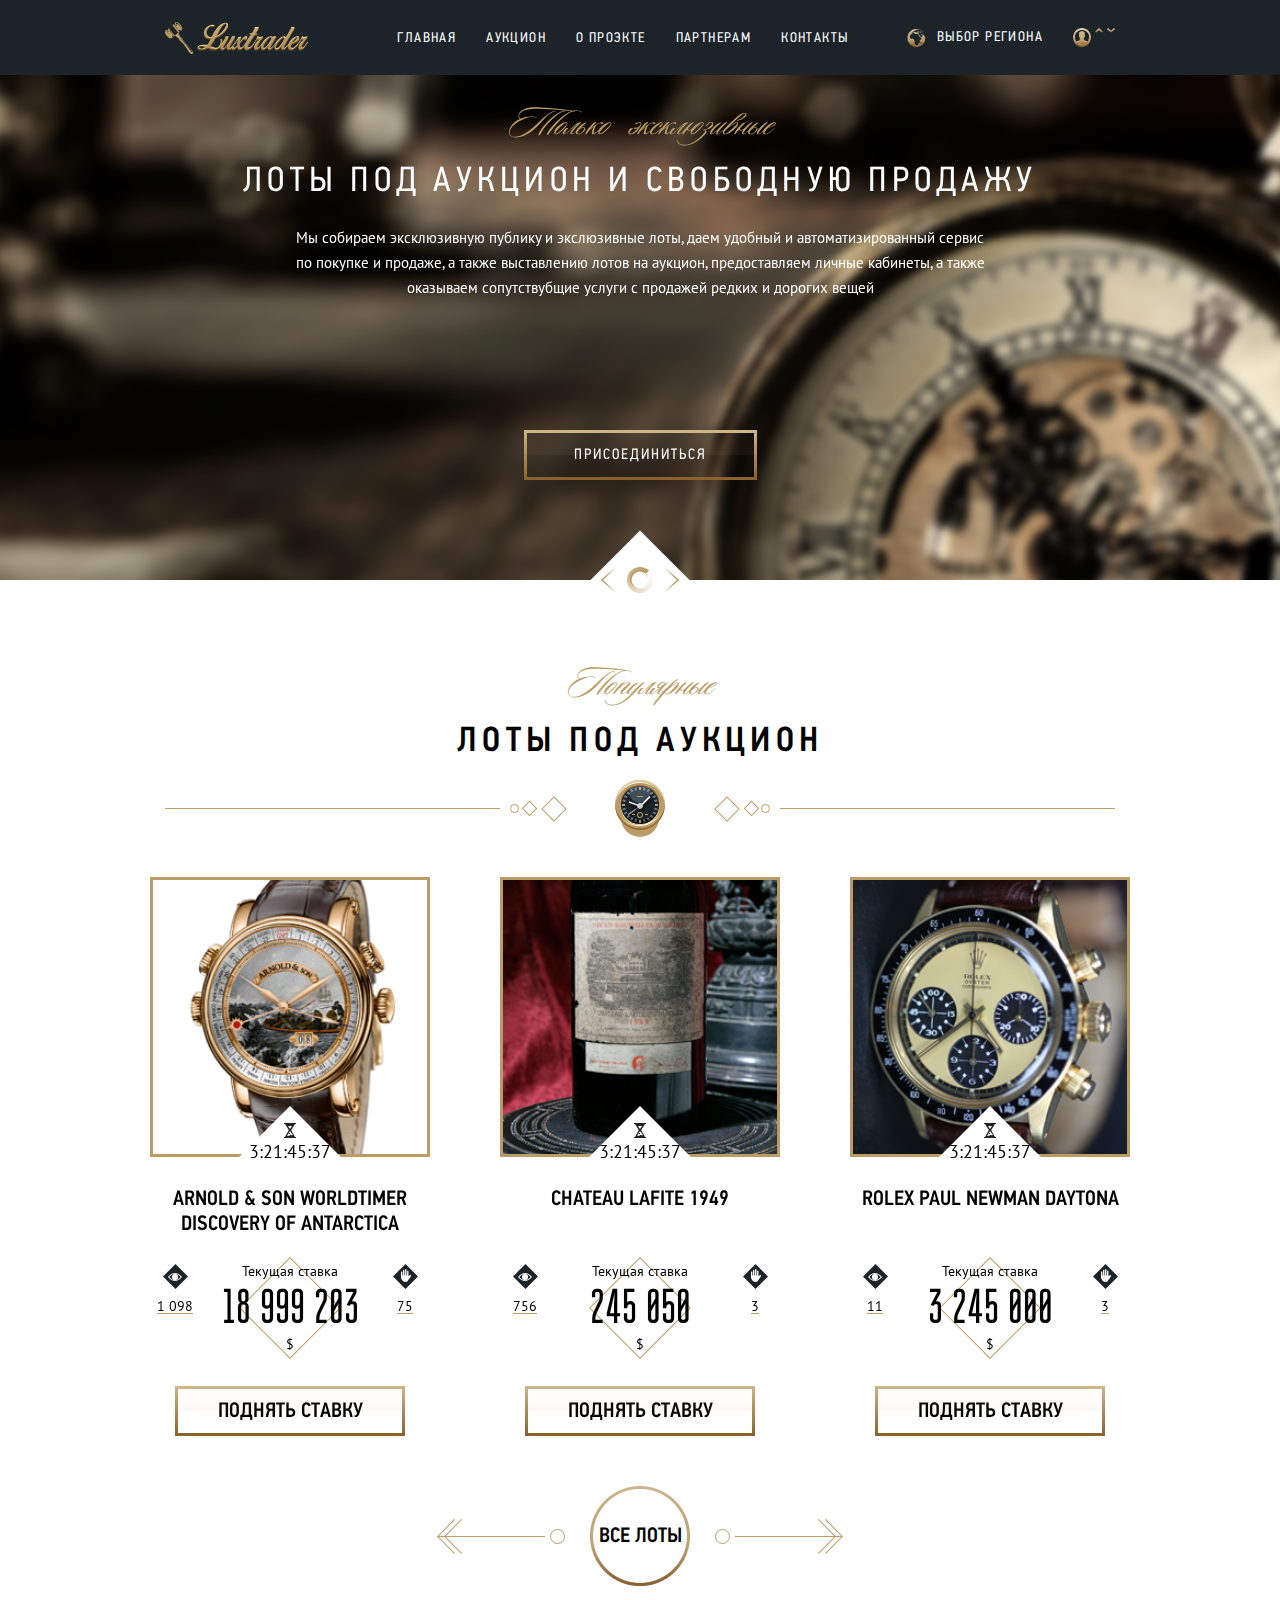
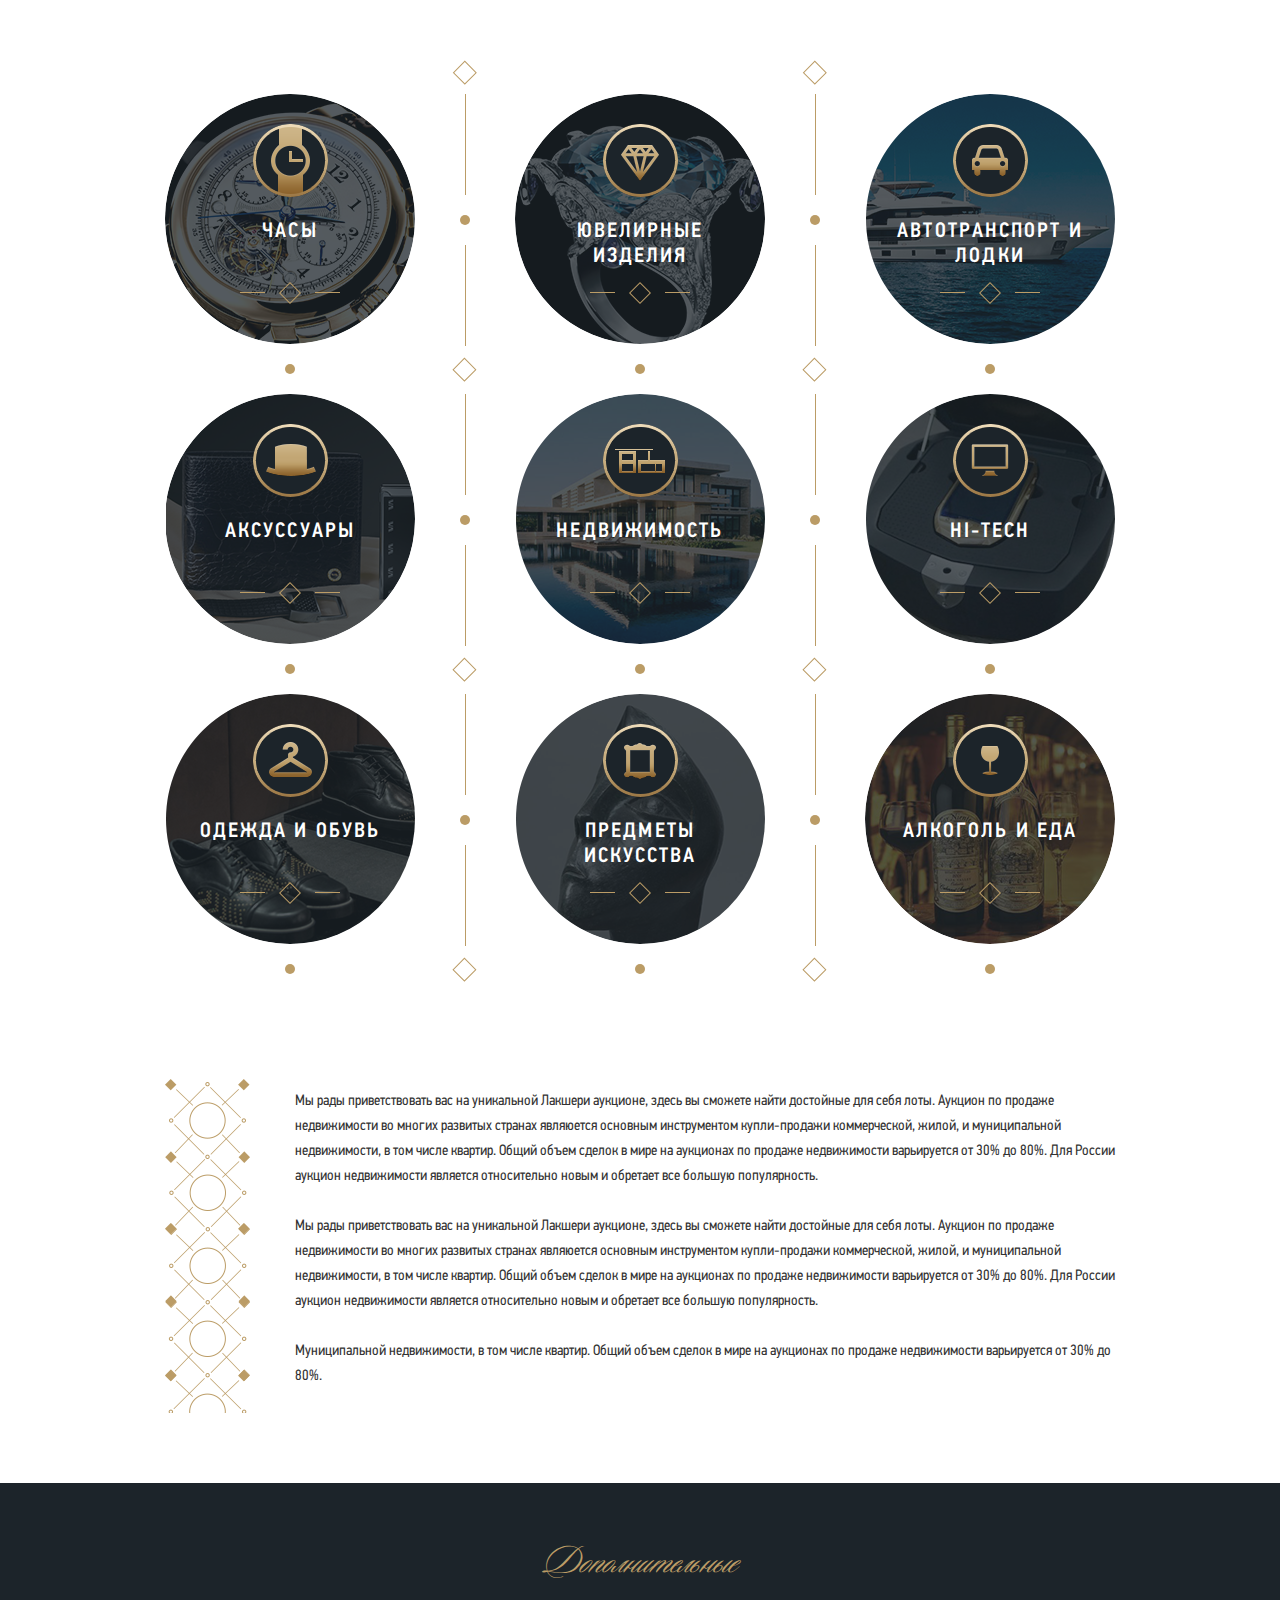
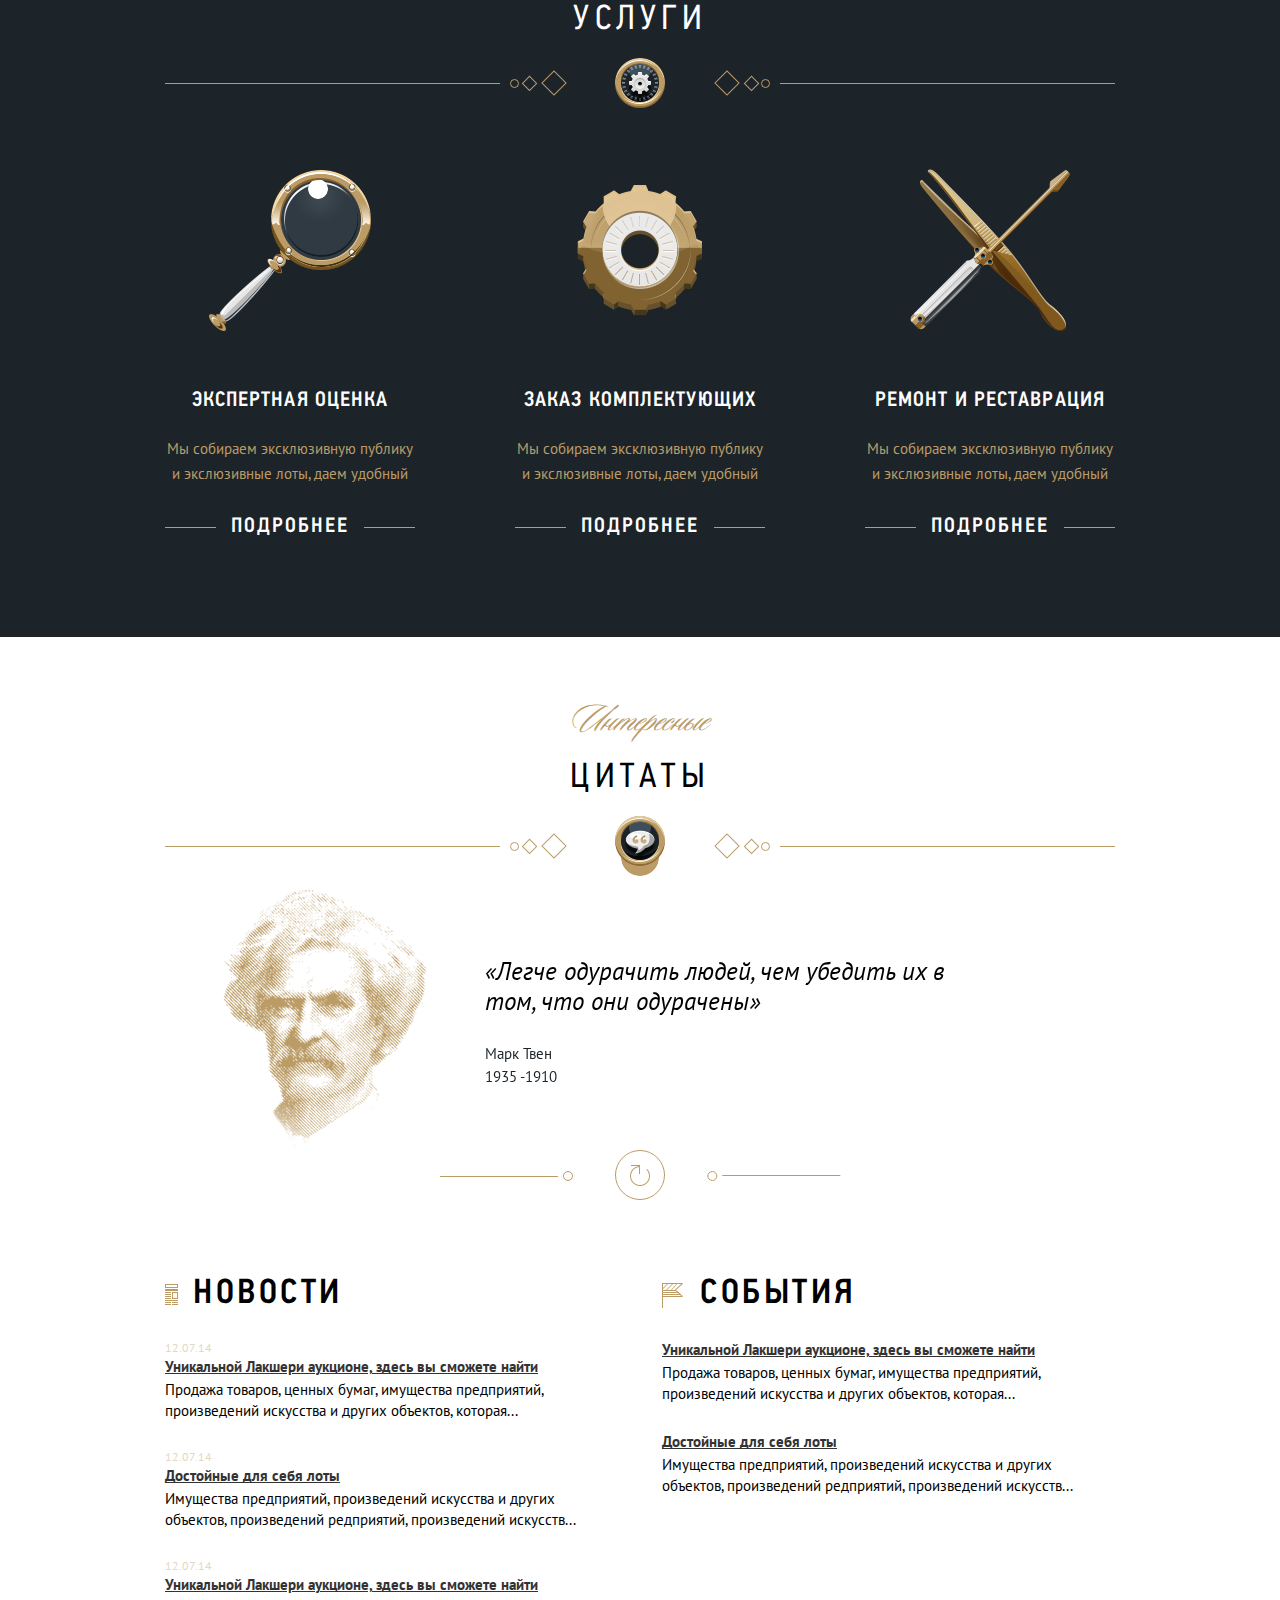
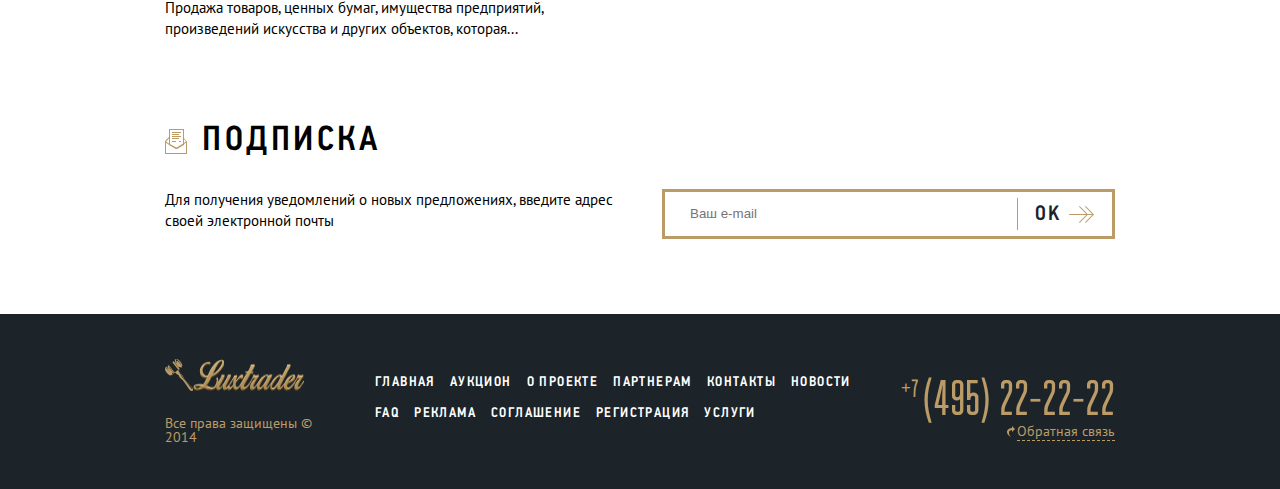
<file: project3/index.html>
<!DOCTYPE html>
<html lang="en">
<head>
	<meta charset="UTF-8">
	<meta name="viewport" content="width=device-width">
	<title>Document</title>
	<link rel="stylesheet" href="css/style.css">
</head>
<body>
	<div class="wrapper">
<header class="header">
	<div class="header__container _container">
		<div class=" icon-menu">
				<span></span>
				<span></span>
				<span></span>
			</div>
		<a href="" class="header__logo">
			<img src="img/logo/hammer.png" alt="">
			<img src="img/logo/logo1.png" alt="">
		</a>
		<div class="header__menu menu">
			<nav class="menu__body">
				<ul class="menu__list">
					<li><a href="#page" class="menu__link _goto-block">Главная</a></li>
					<li><a href="" class="menu__link _goto-block">Аукцион</a></li>
					<li><a href="" class="menu__link _goto-block">О проэкте</a></li>
					<li><a href="" class="menu__link _goto-block">партнерам</a></li>
					<li><a href="" class="menu__link _goto-block">контакты</a></li>
				</ul>
				<a href="" class="menu__region"><span>Выбор Региона</span></a>
			</nav>
		</div>
		<div class="header__actions actions-header">
			<a href="" class="actions-header__region"><span>Выбор Региона</span></a>
			<div class="actions-header__user user-header">
				<div class="user-header__icon">
					<img src="img/logo/ellipse.png" alt="">
					<img src="img/logo/arrow1.png" alt="">
					<img src="img/logo/arrow2.png" alt="">
				</div>
				<ul class="user-header__menu">
				        <li><a href="" class="user-header__link user-header__link_1">Выбор региона</a></li>
					    <li><a href="" class="user-header__link user-header__link_2">Личный кабинет</a></li>
					    <li><a href="" class="user-header__link user-header__link_3">Мои ставки</a></li>
					    <li><a href=""class="user-header__link user-header__link_4">Мои лоты</a></li>
				</ul>
			</div>
		</div>
	</div>
</header>      <main class="page">
      <div class="main-slider">
      	<div class="main-slider__body">
      		<div class="main-slider__item item-main-slider">
      			<div class="item-main-slider__content">
      				<div class="item-main-slider__container _container">
      			 <div class="title">
      			 	<div class="title__item">Только эксклюзивные</div>
      			 	<div class="title__main title__main_w">Лоты под аукцион и свобоДную продажу</div>
      			 </div>
      			 <div class="item-main-slider__text">Мы собираем эксклюзивную публику и экслюзивные лоты, даем удобный и автоматизированный сервис по покупке и продаже, а также выставлению лотов на аукцион, предоставляем личные кабинеты, а также оказываем сопутствубщие услуги с продажей редких и дорогих вещей</div>
      			 <a href="" class="item-main-slider__btn btn"><span class="btn__body"><span>Присоединиться</span></span></a>
      			 </div>
      			</div>
      			<div class="item-main-slider__bg ibg">
      				<img src="img/bg1.png" alt="">
      			</div>
      		</div>
      		<div class="main-slider__item item-main-slider">
      			<div class="item-main-slider__content">
      				<div class="item-main-slider__container _container">
      			 <div class="title">
      			 	<div class="title__item">Только эксклюзивные</div>
      			 	<div class="title__main title__main_w">Лоты под аукцион и свобоДную продажу</div>
      			 </div>
      			 <div class="item-main-slider__text">Мы собираем эксклюзивную публику и экслюзивные лоты, даем удобный и автоматизированный сервис по покупке и продаже, а также выставлению лотов на аукцион, предоставляем личные кабинеты, а также оказываем сопутствубщие услуги с продажей редких и дорогих вещейLorem ipsum dolor sit amet consectetur, adipisicing elit. Natus minus voluptate, illum tempore. Odio molestiae sunt aperiam provident? Consectetur tenetur laudantium aut inventore corrupti numquam. Officia exercitationem numquam hic, obcaecati.</div>
      			 <a href="" class="item-main-slider__btn btn"><span class="btn__body"><span>Присоединится</span></span></a>
      			 </div>
      			</div>
      			<div class="item-main-slider__bg ibg">
      				<img src="img/bg1.png" alt="">
      			</div>
      		</div>
      	</div>
      	<div class="main-slider__control control-main-slider">
      		<div class="control-main-slider__arrow control-main-slider__arrow_prev"></div>
      		<div class="control-main-slider__decor">
      			<img src="img/logo/rotate.png" alt="">
      		</div>
      		<div class="control-main-slider__arrow control-main-slider__arrow_next"></div>
      	</div>
      </div>
      <section class="lots">
      	<div class="lots__container _container">
      		<div class="lots__header block-header">
      			 <div class=" block-header__title title">
      			 	<div class="title__item">Популярные</div>
      			 	<h2 class="title__main title__main_r">лоты Под аукцион</h2>
      		</div>
      		<div class="block-header__decor block-decor">
      			<div class="block-decor__items">
      				<span></span>
      			</div>
      			<div class="block-decor__icon">
      				<img src="img/logo/clock1.png" alt="">
      			</div>
      			<div class="block-decor__items">
      				<span></span>
      			</div>
      		</div>
      	</div>
      	<div class="lots__slider slider-lots">
      			<div class="slider-lots__body ">
      				<div class="slider-lots__slide">
      					<div class="lot">
      						<div class="lot__header">
      						<a href="" class="lot__image ibg">
      							<img src="img/lots/lots1.png" alt="">
      						</a>
      						<div class="lot__timer timer-lot">
      							<div class="timer-lot__icon">
      								<img src="img/lots/timer.png" alt="">
      							</div>
      							 <div class="timer-lot__item">3:21:45:37</div>
      						</div>
      						</div>
      						<a href="" class="lot__title">Arnold & Son Worldtimer discovery of antarctica</a>
      						<div class="lot__info info-lot">
      							<div class="info-lot__statistic">
      								<div class="info-lot__icon"><img src="img/lots/eye.png" alt=""></div>
      								<div class="info-lot__value">1 098</div>
      							</div>
      							<div class="info-lot__current-bet current-bet-info-lot">
      								<div class="current-bet-info-lot__label">Текущая ставка</div>
      								<div class="current-bet-info-lot__value">18 999 203</div>
      								<div class="current-bet-info-lot__currency">$</div>
      							</div>
      							<div class="info-lot__statistic">
      								<div class="info-lot__icon"><img src="img/lots/hand.png" alt=""></div>
      								<div class="info-lot__value">75</div>
      							</div>
      						</div>
      						<a href="" class="lot__btn btn btn_big"><span class="btn__body"><span>ПОДНЯТЬ СТАВКУ</span></span></a>
      					</div>
      				</div>
      				<div class="slider-lots__slide">
      					<div class="lot">
      						<div class="lot__header">
      						<a href="" class="lot__image ibg">
      							<img src="img/lots/lots2.png" alt="">
      						</a>
      						<div class="lot__timer timer-lot">
      							<div class="timer-lot__icon">
      								<img src="img/lots/timer.png" alt="">
      							</div>
      							 <div class="timer-lot__item">3:21:45:37</div>
      						</div>
      						</div>
      						<a href="" class="lot__title">Chateau Lafite 1949</a>
      						<div class="lot__info info-lot">
      							<div class="info-lot__statistic">
      								<div class="info-lot__icon"><img src="img/lots/eye.png" alt=""></div>
      								<div class="info-lot__value">756</div>
      							</div>
      							<div class="info-lot__current-bet current-bet-info-lot">
      								<div class="current-bet-info-lot__label">Текущая ставка</div>
      								<div class="current-bet-info-lot__value">245 050</div>
      								<div class="current-bet-info-lot__currency">$</div>
      							</div>
      							<div class="info-lot__statistic">
      								<div class="info-lot__icon"><img src="img/lots/hand.png" alt=""></div>
      								<div class="info-lot__value">3</div>
      							</div>
      						</div>
      						<a href="" class="lot__btn btn btn_big"><span class="btn__body"><span>ПОДНЯТЬ СТАВКУ</span></span></a>
      					</div>
      				</div>
      				<div class="slider-lots__slide">
      					<div class="lot">
      						<div class="lot__header">
      						<a href="" class="lot__image ibg">
      							<img src="img/lots/lots3.png" alt="">
      						</a>
      						<div class="lot__timer timer-lot">
      							<div class="timer-lot__icon">
      								<img src="img/lots/timer.png" alt="">
      							</div>
      							 <div class="timer-lot__item">3:21:45:37</div>
      						</div>
      						</div>
      						<a href="" class="lot__title">Rolex Paul Newman Daytona</a>
      						<div class="lot__info info-lot">
      							<div class="info-lot__statistic">
      								<div class="info-lot__icon"><img src="img/lots/eye.png" alt=""></div>
      								<div class="info-lot__value">11</div>
      							</div>
      							<div class="info-lot__current-bet current-bet-info-lot">
      								<div class="current-bet-info-lot__label">Текущая ставка</div>
      								<div class="current-bet-info-lot__value">3 245 000</div>
      								<div class="current-bet-info-lot__currency">$</div>
      							</div>
      							<div class="info-lot__statistic">
      								<div class="info-lot__icon"><img src="img/lots/hand.png" alt=""></div>
      								<div class="info-lot__value">3</div>
      							</div>
      						</div>
      						<a href="" class="lot__btn btn btn_big"><span class="btn__body"><span>ПОДНЯТЬ СТАВКУ</span></span></a>
      					</div>
      				</div>
      			</div>
      			<div class="slider-lots__control control-slider-lots">
      				<div class="control-slider-lots__arrow control-slider-lots__arrow_prev">
      					<span></span>
      				</div>
      				<a href="" class="control-slider-lots__link">Все лоты</a>
      				<div class="control-slider-lots__arrow control-slider-lots__arrow_next">
      					<span></span>
      				</div>
      			</div>
      		</div>
      </div>
      </section>
      <div class="categories">
      	<div class="categories__container _container">
      		<div class="categories__row">
      			<div class="categories__column">
      				<div class="categories__item item">
      					<a href="" class="item__link"></a>
      					<div class="item__icon">
      						<img src="img/category/logo1.png" alt="">
      					</div>
      					<div class="item__title">Часы</div>
      					<div class="item__decor">
      						<img src="img/category/rectangle.png" alt="">
      					</div>
      					<div class="item__bg ">
      						<img src="img/category/circle1.png" alt="">
      					</div>
      				</div>
      				<div class="categories__decor"><span></span></div>
      			</div>
      			<div class="categories__column">
      				<div class="categories__item item">
      					<a href="" class="item__link"></a>
      					<div class="item__icon">
      						<img src="img/category/logo2.png" alt="">
      					</div>
      					<div class="item__title">Ювелирные изделия</div>
      					<div class="item__decor">
      						<img src="img/category/rectangle.png" alt="">
      					</div>
      					<div class="item__bg">
      						<img src="img/category/circle2.png" alt="">
      					</div>
      				</div>
      				<div class="categories__decor"><span></span></div>
      			</div>
      			<div class="categories__column">
      				<div class="categories__item item">
      					<a href="" class="item__link"></a>
      					<div class="item__icon">
      						<img src="img/category/logo3.png" alt="">
      					</div>
      					<div class="item__title">Автотранспорт и лодки</div>
      					<div class="item__decor">
      						<img src="img/category/rectangle.png" alt="">
      					</div>
      					<div class="item__bg">
      						<img src="img/category/circle3.png" alt="">
      					</div>
      				</div>
      				<div class="categories__decor"><span></span></div>
      			</div>
      			<div class="categories__column">
      				<div class="categories__item item">
      					<a href="" class="item__link"></a>
      					<div class="item__icon">
      						<img src="img/category/logo4.png" alt="">
      					</div>
      					<div class="item__title">Аксуссуары</div>
      					<div class="item__decor">
      						<img src="img/category/rectangle.png" alt="">
      					</div>
      					<div class="item__bg ">
      						<img src="img/category/circle4.png" alt="">
      					</div>
      				</div>
      				<div class="categories__decor"><span></span></div>
      			</div>
      			<div class="categories__column">
      				<div class="categories__item item">
      					<a href="" class="item__link"></a>
      					<div class="item__icon">
      						<img src="img/category/logo5.png" alt="">
      					</div>
      					<div class="item__title">Недвижимость</div>
      					<div class="item__decor">
      						<img src="img/category/rectangle.png" alt="">
      					</div>
      					<div class="item__bg">
      						<img src="img/category/circle5.png" alt="">
      					</div>
      				</div>
      				<div class="categories__decor"><span></span></div>
      			</div>
      			<div class="categories__column">
      				<div class="categories__item item">
      					<a href="" class="item__link"></a>
      					<div class="item__icon">
      						<img src="img/category/logo6.png" alt="">
      					</div>
      					<div class="item__title">Hi-Tech</div>
      					<div class="item__decor">
      						<img src="img/category/rectangle.png" alt="">
      					</div>
      					<div class="item__bg">
      						<img src="img/category/circle6.png" alt="">
      					</div>
      				</div>
      				<div class="categories__decor"><span></span></div>
      			</div>
      			<div class="categories__column">
      				<div class="categories__item item">
      					<a href="" class="item__link"></a>
      					<div class="item__icon">
      						<img src="img/category/logo7.png" alt="">
      					</div>
      					<div class="item__title">Одежда и обувь</div>
      					<div class="item__decor">
      						<img src="img/category/rectangle.png" alt="">
      					</div>
      					<div class="item__bg ">
      						<img src="img/category/circle7.png" alt="">
      					</div>
      				</div>
      				<div class="categories__decor"><span></span></div>
      			</div>
      			<div class="categories__column">
      				<div class="categories__item item">
      					<a href="" class="item__link"></a>
      					<div class="item__icon">
      						<img src="img/category/logo8.png" alt="">
      					</div>
      					<div class="item__title">Предметы искусства</div>
      					<div class="item__decor">
      						<img src="img/category/rectangle.png" alt="">
      					</div>
      					<div class="item__bg">
      						<img src="img/category/circle8.png" alt="">
      					</div>
      				</div>
      				<div class="categories__decor"><span></span></div>
      			</div>
      			<div class="categories__column">
      				<div class="categories__item item">
      					<a href="" class="item__link"></a>
      					<div class="item__icon">
      						<img src="img/category/logo9.png" alt="">
      					</div>
      					<div class="item__title">АЛкоголь и еда</div>
      					<div class="item__decor">
      						<img src="img/category/rectangle.png" alt="">
      					</div>
      					<div class="item__bg">
      						<img src="img/category/circle9.png" alt="">
      					</div>
      				</div>
      				<div class="categories__decor"><span></span></div>
      			</div>
      		</div>
      	</div>
      	<div class="categories__text _container">
      		<div class="categories__body">
      			<p>Мы рады приветствовать вас на уникальной Лакшери аукционе, здесь вы сможете найти достойные для себя лоты. Аукцион по продаже недвижимости во многих развитых странах являюется основным инструментом купли-продажи коммерческой, жилой, и муниципальной недвижимости, в том числе квартир. Общий объем сделок в мире на аукционах по продаже недвижимости варьируется от 30% до 80%. Для России аукцион недвижимости является относительно новым и обретает все большую популярность.</p>
      			<p>Мы рады приветствовать вас на уникальной Лакшери аукционе, здесь вы сможете найти достойные для себя лоты. Аукцион по продаже недвижимости во многих развитых странах являюется основным инструментом купли-продажи коммерческой, жилой, и муниципальной недвижимости, в том числе квартир. Общий объем сделок в мире на аукционах по продаже недвижимости варьируется от 30% до 80%. Для России аукцион недвижимости является относительно новым и обретает все большую популярность.</p>
      			<p>Муниципальной недвижимости, в том числе квартир. Общий объем сделок в мире на аукционах по продаже недвижимости варьируется от 30% до 80%.</p>
      			</div>
      		</div>
      </div>
      <section class="services">
      	<div class="services__container _container">
      		<div class="services__header block-header">
      			 <div class=" block-header__title title">
      			 	<div class="title__item">Дополнительные</div>
      			 	<h2 class="title__main title__main_w">услуги</h2>
      		</div>
      		<div class="block-header__decor block-decor">
      			<div class="block-decor__items">
      				<span></span>
      			</div>
      			<div class="block-decor__icon">
      				<img src="img/services/service.png" alt="">
      			</div>
      			<div class="block-decor__items">
      				<span></span>
      			</div>
      		</div>
      	</div>
      	<div class="services__row">
      		<div class="services__column">
      			<div class="services__item service">
      				<a href="" class="service__image">
      					<img src="img/services/service2.png" alt="">
      				</a>
      				<a href="" class="service__title">Экспертная оценка</a>
      				<div class="service__text">Мы собираем эксклюзивную публику и экслюзивные лоты, даем удобный</div>
      				<a href="" class="service__btn"><span>Подробнее</span></a>
      			</div>
      		</div>
      		<div class="services__column">
      			<div class="services__item service">
      				<a href="" class="service__image">
      					<img src="img/services/service3.png" alt="">
      				</a>
      				<a href="" class="service__title">заказ комплектующих</a>
      				<div class="service__text">Мы собираем эксклюзивную публику и экслюзивные лоты, даем удобный</div>
      				<a href="" class="service__btn"><span>Подробнее</span></a>
      			</div>
      		</div>
      		<div class="services__column">
      			<div class="services__item service">
      				<a href="" class="service__image">
      					<img src="img/services/service4.png" alt="">
      				</a>
      				<a href="" class="service__title">ремонт и реставрациЯ</a>
      				<div class="service__text">Мы собираем эксклюзивную публику и экслюзивные лоты, даем удобный</div>
      				<a href="" class="service__btn"><span>Подробнее</span></a>
      			</div>
      		</div>
      	</div>
      	</div> 	
      </section>
      <section class="quotes">
      	<div class="quotes__container _container">
      		<div class="quotes__header block-header">
      			 <div class=" block-header__title title">
      			 	<div class="title__item">Интересные</div>
      			 	<h2 class="title__main">ЦитатЫ</h2>
      		</div>
      		<div class="block-header__decor block-decor">
      			<div class="block-decor__items">
      				<span></span>
      			</div>
      			<div class="block-decor__icon">
      				<img src="img/question/question.png" alt="">
      			</div>
      			<div class="block-decor__items">
      				<span></span>
      			</div>
      		</div>
      	</div>
      	<div class="quotes__slider slider-quotes">
      		<div class="slider-quotes__body">
      			<div class="slider-quotes__slide">
      				<div class="slider-quotes__image">
      					<img src="img/question/face.png" alt="">
      				</div>
      				<div class="slider-quotes__content">
      					<div class="slider-quotes__title">«Легче одурачить людей, чем убедить их в том, что они одурачены»</div>
      					<div class="slider-quotes__info"><p>Марк Твен</p> <p>1935 -1910</p></div>
      				</div>
      			</div>
      			<div class="slider-quotes__slide">
      				<div class="slider-quotes__image">
      					<img src="img/question/face.png" alt="">
      				</div>
      				<div class="slider-quotes__content">
      					<div class="slider-quotes__title">«Легче одурачить людей, чем убедить их в том, что они одурачены»</div>
      					<div class="slider-quotes__info"><p>Марк Твен</p> <p>1935 -1910</p></div>
      				</div>
      			</div>
      		</div>
      		<div class="slider-quotes__control control-slider-quotes">
      			<div class="control-slider-quotes__decor"></div>
      			<div class="control-slider-quotes__link">
      				<div class="control-slider-quotes__circle"></div>
      			</div>
      			<div class="control-slider-quotes__decor"></div>
      		</div>
      	</div>
      	</div>
      </section>
      <div class="info">
      	<div class="info__container _container ">
      		<div class="info__row">
      			<div class="info__column">
      				<section class="info__block">
      					<h3 class="info__title title-info">
      						<span><img src="img/question/question1.png" alt=""></span>
      						<span>Новости</span>
      					</h3>
      					<div class="info__content">
      						<div class="info__item">
      							<div class="info__date">12.07.14</div>
      							<a href= "" class="info__label">Уникальной Лакшери аукционе, здесь вы сможете найти</a>
      							<div class="info__text">Продажа товаров, ценных бумаг, имущества предприятий, произведений искусства и других объектов, которая...</div>
      						</div>
      						<div class="info__item">
      							<div class="info__date">12.07.14</div>
      							<a href= "" class="info__label">Достойные для себя лоты</a>
      							<div class="info__text">Имущества предприятий, произведений искусства и других объектов, произведений редприятий, произведений искусств...</div>
      						</div>
      						<div class="info__item">
      							<div class="info__date">12.07.14</div>
      							<a href= "" class="info__label">Уникальной Лакшери аукционе, здесь вы сможете найти</a>
      							<div class="info__text">Продажа товаров, ценных бумаг, имущества предприятий, произведений искусства и других объектов, которая...</div>
      						</div>
      					</div>
      				</section>
      			</div>
      			<div class="info__column">
      				<section class="info__block">
      					<h3 class="info__title title-info">
      						<span><img src="img/question/question2.png" alt=""></span>
      						<span>События</span>
      					</h3>
      					<div class="info__content">
      						<div class="info__item">
      							<a href= "" class="info__label">Уникальной Лакшери аукционе, здесь вы сможете найти</a>
      							<div class="info__text">Продажа товаров, ценных бумаг, имущества предприятий, произведений искусства и других объектов, которая...</div>
      						</div>
      						<div class="info__item">
      							<a href= "" class="info__label">Достойные для себя лоты</a>
      							<div class="info__text">Имущества предприятий, произведений искусства и других объектов, произведений редприятий, произведений искусств...</div>
      						</div>
      					</div>
      				</section>
      			</div>
      			<div class="info__column">
      				<div class="info__subscribe subscribe">
      					<div class="subscribe__title title-info">
      						<span><img src="img/question/mail.png" alt=""></span>
      						<span>Подписка</span>
      					</div>
      					<div class="subscribe__body">
      						<div class="subscribe__column">
      							<div class="subscribe__text">Для получения уведомлений о новых предложениях, введите адрес своей электронной почты</div>
      						</div>
      						<div class="subscribe__column">
      							<form action="#" class="subscribe__form form-subscribe">
      								<div class="form-subscribe__input">
      									<input type="text" name="form[]" placeholder="Ваш e-mail">
      								</div>
      								<button type="submit" class="form-subscribe__btn">
      										<span>OK</span>
      									</button>
      							</form>
      						</div>
      					</div>
      				</div>
      			</div>
      		</div>
      	</div>
      </div>
      </main>
<footer class="footer">
	<div class="footer__content _container">
		<div class="footer__column">
			<a href="" class="footer__logo">
				<img src="img/logo/hammer.png" alt="">
				<img src="img/logo/logo1.png" alt="">
			</a>
			<div class="footer__info">Все права защищены © 2014</div>
		</div>
		<div class="footer__column footer__column_full">
			<nav class="footer__menu">
				<ul class="footer__list">
					<li><a href="" class="footer__link">главная</a></li>
					<li><a href="" class="footer__link">аукцион</a></li>
					<li><a href="" class="footer__link">о проекте</a></li>
					<li><a href="" class="footer__link">партнерам</a></li>
					<li><a href="" class="footer__link">контакты</a></li>
					<li><a href="" class="footer__link">новости</a></li>
					<li><a href="" class="footer__link">FAQ</a></li>
					<li><a href="" class="footer__link">реклама</a></li>
					<li><a href="" class="footer__link">соглашение</a></li>
					<li><a href="" class="footer__link">регистрация</a></li>
					<li><a href="" class="footer__link">услуги</a></li>
				</ul>
			</nav>
		</div>
		<div class="footer__column">
			<div class="footer__contacts">
			<a href="tel:+7495222222" class="footer__phone"><small>+7</small>(495) 22-22-22</a>
			<a href="#" class="footer__callback"><span>Обратная связь</span></a>
			</div>
		</div>
	</div>
</footer>	</div>
	<script src="https://code.jquery.com/jquery-3.6.1.min.js"></script>
	<script src="js/slick.min.js"></script>
	<script src ="js/navigation.js"></script>
	<script src="js/script.js"></script>
</body>
</html>
</file>
<file: project3/css/style.css>
@charset "UTF-8";
@import url("https://fonts.googleapis.com/css2?family=PT+Sans:ital,wght@0,400;0,700;1,400;1,700&display=swap");
* {
  padding: 0;
  margin: 0;
  border: 0;
}

*, *:before, *:after {
  -webkit-box-sizing: border-box;
  box-sizing: border-box;
}

:focus, :active {
  outline: none;
}

a:focus, a:active {
  outline: none;
}

nav, footer, header, aside {
  display: block;
}

html, body {
  height: 100%;
  width: 100%;
  font-size: 100%;
  line-height: 1;
  font-size: 14px;
  -ms-text-size-adjust: 100%;
  -moz-text-size-adjust: 100%;
  -webkit-text-size-adjust: 100%;
}

input, button, textarea {
  font-famile: inherit;
}

input::-ms-clear {
  display: none;
}

button {
  cursor: pointer;
}

button::-moz-focus-inner {
  padding: 0;
  border: 0;
}

a, a:visited {
  text-decoration: none;
}

a:hover {
  text-decoration: none;
}

ul li {
  list-style: none;
}

img {
  vertical-align: top;
}

h1, h2, h3, h4, h5, h6 {
  font-size: inherit;
  font-weight: 400;
}

.header {
  background-color: #1c242a;
  position: fixed;
  width: 100%;
  top: 0;
  left: 0;
  z-index: 50;
}

.header__container {
  position: relative;
  display: -webkit-box;
  display: -ms-flexbox;
  display: flex;
  -webkit-box-align: center;
      -ms-flex-align: center;
          align-items: center;
  height: 75px;
}
@media (max-width: 767px) {
  .header__container {
    -webkit-box-pack: justify;
        -ms-flex-pack: justify;
            justify-content: space-between;
  }
}

.header__logo {
  position: relative;
  z-index: 2;
  width: 144px;
}
@media (max-width: 767px) {
  .header__logo {
    position: absolute;
    left: 50%;
    top: 50%;
    -webkit-transform: translate(-50%, -50%);
            transform: translate(-50%, -50%);
  }
}

.menu {
  padding-left: 3.1578947368%;
  -webkit-box-flex: 1;
      -ms-flex: 1 1 auto;
          flex: 1 1 auto;
}
@media (max-width: 767px) {
  .menu {
    -webkit-box-flex: 0;
        -ms-flex: 0 0 auto;
            flex: 0 0 auto;
  }
}

@media (max-width: 767px) {
  .menu__body {
    background-color: rgba(26, 36, 42, 0.98);
    position: fixed;
    width: 100%;
    height: 100%;
    left: 0;
    top: 0;
    overflow: auto;
    padding: 80px 0px 20px 0px;
    opacity: 0;
    -webkit-transition: all 0.8s ease 0s;
    transition: all 0.8s ease 0s;
    visibility: hidden;
    text-align: center;
  }
  .menu__body:after {
    content: "";
    background-color: #1c242a;
    position: fixed;
    top: 0;
    left: 0;
    height: 75px;
    width: 100%;
  }
  .menu__body._active {
    opacity: 1;
    visibility: visible;
  }
}

.menu__list {
  display: -webkit-box;
  display: -ms-flexbox;
  display: flex;
  -webkit-box-pack: center;
      -ms-flex-pack: center;
          justify-content: center;
}
.menu__list li {
  margin: 0px 15px;
}
@media (max-width: 767px) {
  .menu__list {
    display: block;
  }
  .menu__list li {
    margin-bottom: 30px;
  }
  .menu__list li:last-child {
    margin-bottom: 0;
  }
}

.menu__link, .actions-header__region {
  font-family: "Pfdin";
  text-transform: uppercase;
  color: #fff;
  letter-spacing: 1.4px;
}
@media (min-width: 992px) {
  .menu__link:hover, .actions-header__region:hover {
    text-decoration: underline;
  }
}
@media (max-width: 767px) {
  .menu__link, .actions-header__region {
    font-size: 24px;
  }
}

.menu__region {
  font-family: "Pfdin";
  text-transform: uppercase;
  color: #fff;
  letter-spacing: 1.4px;
  padding-left: 30px;
  line-height: 18px;
  min-width: 18px;
  min-height: 18px;
  background: url("../img/logo/globe.png") left no-repeat;
  display: none;
}
@media (min-width: 992px) {
  .menu__region:hover {
    text-decoration: underline;
  }
}
@media (max-width: 767px) {
  .menu__region {
    font-size: 24px;
    display: inline-block;
    margin-top: 20px;
  }
}

@media (max-width: 767px) {
  .icon-menu {
    position: relative;
    width: 30px;
    height: 18px;
    cursor: pointer;
    z-index: 5;
  }
  .icon-menu span {
    position: absolute;
    width: 100%;
    height: 2px;
    background-color: #846c48;
    top: 8px;
    left: 0px;
    -webkit-transition: all 0.3s ease 0s;
    transition: all 0.3s ease 0s;
  }
  .icon-menu span:first-child {
    top: 0px;
  }
  .icon-menu span:last-child {
    top: auto;
    bottom: 0px;
  }
  .icon-menu.active span {
    -webkit-transform: scale(0);
            transform: scale(0);
    background-color: #fff;
  }
  .icon-menu.active span:first-child {
    top: 8px;
    -webkit-transform: rotate(45deg);
            transform: rotate(45deg);
  }
  .icon-menu.active span:last-child {
    bottom: 8px;
    -webkit-transform: rotate(-45deg);
            transform: rotate(-45deg);
  }
}

.actions-header {
  display: -webkit-box;
  display: -ms-flexbox;
  display: flex;
  -webkit-box-align: center;
      -ms-flex-align: center;
          align-items: center;
}

.actions-header__region {
  position: relative;
  z-index: 2;
  padding-left: 30px;
  line-height: 18px;
  min-width: 18px;
  min-height: 18px;
  background: url("../img/logo/globe.png") left no-repeat;
}
@media (max-width: 890px) {
  .actions-header__region {
    padding-left: 0px;
  }
  .actions-header__region span {
    display: none;
  }
}
@media (max-width: 767px) {
  .actions-header__region {
    display: none;
  }
}

.actions-header__user {
  margin: 0px 0px 0px 30px;
}
@media (max-width: 890px) {
  .actions-header__user {
    margin: 0px 0px 0px 15px;
  }
}

.user-header__icon {
  cursor: pointer;
  position: relative;
  z-index: 2;
}

.user-header__menu {
  opacity: 0;
  visibility: hidden;
  -webkit-transition: all 0.8s ease 0s;
  transition: all 0.8s ease 0s;
  top: 88px;
  right: 0;
  background-color: #1c242a;
  position: absolute;
  padding: 20px;
  min-width: 176px;
}
.user-header__menu li {
  margin-bottom: 8px;
}
.user-header__menu li:last-child {
  margin: 0px;
}
@media (max-width: 767px) {
  .user-header__menu {
    width: 100%;
  }
}
.user-header__menu._active {
  top: 78px;
  opacity: 1;
  visibility: visible;
}

.user-header__link {
  color: #fff;
  padding: 0px 0px 0px 30px;
  display: inline-block;
  line-height: 18px;
}
@media (min-width: 992px) {
  .user-header__link:hover {
    text-decoration: underline;
  }
}

.user-header__link_1 {
  background: url("../img/logo/globe.png") 1px center no-repeat;
}

.user-header__link_2 {
  background: url("../img/logo/globe.png") 1px center no-repeat;
}

.user-header__link_3 {
  background: url("../img/logo/globe.png") 1px center no-repeat;
}

.user-header__link_4 {
  background: url("../img/logo/globe.png") 1px center no-repeat;
}

.footer {
  padding: 45px 0px;
  background-color: #1c242a;
}

.footer__content {
  display: -webkit-box;
  display: -ms-flexbox;
  display: flex;
}
@media (max-width: 767px) {
  .footer__content {
    display: block;
    text-align: center;
  }
}

.footer__column:last-child {
  text-align: right;
}
.footer__column:first-child {
  -webkit-box-flex: 0;
      -ms-flex: 0 0 180px;
          flex: 0 0 180px;
}

.footer__column_full {
  -webkit-box-flex: 1;
      -ms-flex: 1 1 auto;
          flex: 1 1 auto;
}

.footer__logo {
  display: -webkit-box;
  display: -ms-flexbox;
  display: flex;
  margin-bottom: 25px;
}
@media (max-width: 767px) {
  .footer__logo {
    display: block;
  }
}

.footer__info {
  color: #bb9c66;
  font-size: 14px;
}

.footer__menu {
  padding: 0px 30px;
}

.footer__list {
  display: -webkit-box;
  display: -ms-flexbox;
  display: flex;
  -ms-flex-wrap: wrap;
      flex-wrap: wrap;
}
.footer__list li {
  margin: 15px 15px 0px 0px;
}
@media (max-width: 767px) {
  .footer__list {
    -webkit-box-pack: center;
        -ms-flex-pack: center;
            justify-content: center;
    margin: 15px 7px 0px 7px;
  }
}

.footer__contacts {
  padding: 15px 0px 0px 0px;
  text-align: right;
  display: -webkit-box;
  display: -ms-flexbox;
  display: flex;
  -webkit-box-orient: vertical;
  -webkit-box-direction: normal;
      -ms-flex-direction: column;
          flex-direction: column;
  -webkit-box-align: end;
      -ms-flex-align: end;
          align-items: flex-end;
}
@media (max-width: 767px) {
  .footer__contacts {
    -webkit-box-align: center;
        -ms-flex-align: center;
            align-items: center;
  }
}

.footer__link {
  font-family: "Pfdin";
  font-size: 14px;
  font-weight: 500;
  color: #fff;
  text-transform: uppercase;
  letter-spacing: 1.4px;
}
.footer__link:hover {
  text-decoration: underline;
}

.footer__phone {
  white-space: nowrap;
  display: -webkit-box;
  display: -ms-flexbox;
  display: flex;
  color: #bb9c66;
  font-family: "BravoRGRegular";
  text-transform: uppercase;
  font-size: 50px;
}
.footer__phone small {
  margin: 2px 5px 0px 0px;
  font-size: 25px;
}
@media (max-width: 992px) {
  .footer__phone {
    font-size: 40px;
  }
  .footer__phone small {
    font-size: 20px;
  }
}

.footer__callback {
  color: #bb9c66;
  background: url("../img/logo/stripe.png") left no-repeat;
  padding: 0px 0px 0px 10px;
}
.footer__callback span {
  border-bottom: 1px dashed;
}

@font-face {
  font-family: "Pfdin";
  src: url("../fonts/pfdintextcondpro-regular.eot");
  src: local("☺"), url("../fonts/pfdintextcondpro-regular.woff") format("woff"), url("../fonts/pfdintextcondpro-regular.ttf") format("truetype"), url("../fonts/pfdintextcondpro-regular.svg") format("svg");
  font-weight: normal;
  font-style: normal;
}
@font-face {
  font-family: "Pfdin";
  src: url("../fonts/pfdintextcondpro-medium.eot");
  src: local("☺"), url("../fonts/pfdintextcondpro-medium.woff") format("woff"), url("../fonts/pfdintextcondpro-medium.ttf") format("truetype"), url("../fonts/pfdintextcondpro-medium.svg") format("svg");
  font-weight: 500;
  font-style: normal;
}
@font-face {
  font-family: "ceremonious";
  src: url("../fonts/ceremonious_one.eot");
  src: local("☺"), url("../fonts/ceremonious_one.woff") format("woff"), url("../fonts/ceremonious_one.ttf") format("truetype"), url("../fonts/ceremonious_one.svg") format("svg");
  font-weight: normal;
  font-style: normal;
}
@font-face {
  font-family: "BravoRGRegular";
  src: url("../fonts/BravoRGRegular.eot");
  src: local("☺"), url("../fonts/BravoRGRegular.woff") format("woff"), url("../fonts/BravoRGRegular.ttf") format("truetype"), url("../fonts/BravoRGRegular.svg") format("svg");
  font-weight: normal;
  font-style: normal;
}
body {
  font-family: "PT Sans";
}

.btn {
  display: inline-block;
  position: relative;
}
.btn:before, .btn:after {
  position: absolute;
  left: 0;
  height: 3px;
  width: 100%;
  content: "";
}
.btn:before {
  top: 0;
  background-color: #cdb588;
}
.btn:after {
  bottom: 0;
  background-color: #8b622b;
}
.btn__body:before, .btn__body:after {
  content: "";
  position: absolute;
  top: 0;
  width: 3px;
  height: 100%;
  background-image: -webkit-gradient(linear, left bottom, left top, from(#8b622b), to(#cdb588));
  background-image: linear-gradient(to top, #8b622b, #cdb588);
}
.btn__body:before {
  left: 0;
}
.btn__body:after {
  right: 0;
}
.btn__body span {
  min-height: 50px;
  color: #fff;
  text-transform: uppercase;
  font-size: 15px;
  font-family: "Pfdin";
  letter-spacing: 2px;
  display: -webkit-box;
  display: -ms-flexbox;
  display: flex;
  -webkit-box-pack: center;
      -ms-flex-pack: center;
          justify-content: center;
  -webkit-box-align: center;
      -ms-flex-align: center;
          align-items: center;
  padding: 0px 50px;
  position: relative;
}
.btn__body span:after {
  content: "";
  height: 50%;
  -webkit-transition: all 0.5s ease 0s;
  transition: all 0.5s ease 0s;
  opacity: 0.06;
  background-image: -webkit-gradient(linear, left bottom, left top, from(#bb9c66), to(rgba(187, 156, 102, 0)));
  background-image: linear-gradient(to top, #bb9c66 0%, rgba(187, 156, 102, 0) 100%);
  top: 0;
  left: 0;
  position: absolute;
  width: 100%;
}
.btn_big .btn__body span {
  font-size: 21px;
  color: #000;
  font-weight: 500;
  letter-spacing: 0px;
  padding: 0px 10px;
}
@media (min-width: 992px) {
  .btn:hover .btn__body span:after {
    opacity: 0.3;
    height: 100%;
  }
}

.ibg {
  background-repeat: no-repeat;
  background-size: cover;
  background-position: center;
}

.ibg img {
  display: none;
}

._container {
  max-width: 970px;
  margin: 0px auto;
  padding: 0px 10px;
}

.page {
  padding-top: 75px;
  -webkit-box-flex: 1;
      -ms-flex: 1 1 auto;
          flex: 1 1 auto;
}

.wrapper {
  width: 100%;
  min-height: 100%;
  overflow: hidden;
  display: -webkit-box;
  display: -ms-flexbox;
  display: flex;
  -webkit-box-orient: vertical;
  -webkit-box-direction: normal;
      -ms-flex-direction: column;
          flex-direction: column;
}

.main-slider {
  position: relative;
}

.main-slider__control {
  position: absolute;
  left: 50%;
  bottom: 0px;
  width: 100px;
  height: 100px;
  -webkit-transform: translate(-50%, 50%);
          transform: translate(-50%, 50%);
  display: -webkit-box;
  display: -ms-flexbox;
  display: flex;
  -webkit-box-pack: center;
      -ms-flex-pack: center;
          justify-content: center;
  -webkit-box-align: center;
      -ms-flex-align: center;
          align-items: center;
}
.main-slider__control:after {
  content: "";
  background-color: #fff;
  position: absolute;
  width: 70%;
  height: 70%;
  top: 50%;
  left: 50%;
  -webkit-transform: translate(-50%, -50%) rotate(-45deg);
          transform: translate(-50%, -50%) rotate(-45deg);
}

.control-main-slider__arrow {
  position: relative;
  z-index: 2;
  background: url("../img/logo/arrownext.png") 0 0 no-repeat;
  width: 14px;
  height: 24px;
  cursor: pointer;
}

.control-main-slider__arrow_prev {
  -webkit-transform: rotate(-180deg);
          transform: rotate(-180deg);
}

.control-main-slider__decor {
  position: relative;
  z-index: 2;
  margin: 0px 12px;
  -webkit-animation: rotate 5s infinite linear;
          animation: rotate 5s infinite linear;
}

@-webkit-keyframes rotate {
  100% {
    -webkit-transform: rotate(360deg);
            transform: rotate(360deg);
  }
}

@keyframes rotate {
  100% {
    -webkit-transform: rotate(360deg);
            transform: rotate(360deg);
  }
}
.slick-slider {
  position: relative;
}

.slick-list {
  overflow: hidden;
}

.slick-track {
  display: -webkit-box;
  display: -ms-flexbox;
  display: flex;
  -webkit-box-align: stretch;
      -ms-flex-align: stretch;
          align-items: stretch;
}
@media (max-width: 768px) {
  .slick-track {
    -webkit-box-align: start;
        -ms-flex-align: start;
            align-items: flex-start;
  }
}

.item-main-slider {
  text-align: center;
  padding: 30px 0px 100px 0px;
  position: relative;
}

.item-main-slider__content {
  position: relative;
  z-index: 2;
  height: 100%;
}

.item-main-slider__container {
  height: 100%;
  display: -webkit-box;
  display: -ms-flexbox;
  display: flex;
  -webkit-box-orient: vertical;
  -webkit-box-direction: normal;
      -ms-flex-direction: column;
          flex-direction: column;
  -webkit-box-align: center;
      -ms-flex-align: center;
          align-items: center;
}

.item-main-slider__bg {
  position: absolute;
  width: 100%;
  height: 100%;
  top: 0;
  left: 0;
}

.title {
  text-align: center;
}

.title__item {
  font-family: "ceremonious";
  font-size: 40px;
  color: #bb9c66;
  margin: 0px 0px 0.5em 0px;
}

.title__main {
  font-size: 35px;
  text-transform: uppercase;
  font-family: "Pfdin";
  font-weight: 400;
  letter-spacing: 5.25px;
}
.title__main_w {
  color: #fff;
}
.title__main_r {
  font-weight: 500;
}

.item-main-slider__text {
  max-width: 700px;
  margin: 0px auto;
  color: #fff;
  font-size: 15px;
  -webkit-box-flex: 1;
      -ms-flex: 1 1 auto;
          flex: 1 1 auto;
  line-height: 1.6666666667;
  margin-top: 25px;
}

.item-main-slider__btn {
  margin-top: 55px;
}

.lots {
  padding: 85px 0px 63px 0px;
}

.lots__header {
  margin-bottom: 40px;
}

.block-header__title {
  margin: 0px 0px 20px 0px;
}

.block-decor {
  display: -webkit-box;
  display: -ms-flexbox;
  display: flex;
}

.block-decor__items {
  -webkit-box-flex: 1;
      -ms-flex: 1 1 auto;
          flex: 1 1 auto;
  display: -webkit-box;
  display: -ms-flexbox;
  display: flex;
  -webkit-box-align: center;
      -ms-flex-align: center;
          align-items: center;
}
.block-decor__items:before {
  content: "";
  height: 1px;
  width: 100%;
  -webkit-box-flex: 1;
      -ms-flex: 1 1 auto;
          flex: 1 1 auto;
  background-color: #bb9c66;
}
.block-decor__items:after {
  content: "";
  width: 18px;
  height: 18px;
  -webkit-box-flex: 0;
      -ms-flex: 0 0 18px;
          flex: 0 0 18px;
  border: 1px solid #bb9c66;
  -webkit-transform: rotate(-45deg);
          transform: rotate(-45deg);
  margin: 0px 5px;
}
.block-decor__items span {
  display: -webkit-box;
  display: -ms-flexbox;
  display: flex;
  -webkit-box-align: center;
      -ms-flex-align: center;
          align-items: center;
  margin: 0px 5px;
}
.block-decor__items span:before {
  content: "";
  height: 9px;
  width: 9px;
  border-radius: 50%;
  border: 1px solid #bb9c66;
  margin: 0px 5px;
}
.block-decor__items span:after {
  content: "";
  width: 10.8px;
  height: 10.8px;
  border: 1px solid #bb9c66;
  -webkit-transform: rotate(-45deg);
          transform: rotate(-45deg);
}
.block-decor__items:last-child {
  -webkit-box-orient: horizontal;
  -webkit-box-direction: reverse;
      -ms-flex-direction: row-reverse;
          flex-direction: row-reverse;
}
.block-decor__items:last-child span {
  -webkit-box-orient: horizontal;
  -webkit-box-direction: reverse;
      -ms-flex-direction: row-reverse;
          flex-direction: row-reverse;
}

.block-decor__icon {
  text-align: center;
  -webkit-box-flex: 0;
      -ms-flex: 0 0 145px;
          flex: 0 0 145px;
}
.block-decor__icon img {
  max-width: 100%;
}
@media (max-width: 768px) {
  .block-decor__icon {
    -webkit-box-flex: 0;
        -ms-flex: 0 0 95px;
            flex: 0 0 95px;
  }
}

.slider-lots__body {
  margin: 0px -50px 50px;
}
@media (max-width: 980px) {
  .slider-lots__body {
    margin: 0px -10px 50px;
  }
}
@media (max-width: 768px) {
  .slider-lots__body {
    margin: 0px -3px 50px;
  }
}

.slider-lots__slide {
  padding: 0px 35px;
}
@media (max-width: 980px) {
  .slider-lots__slide {
    padding: 0px 10px;
  }
}
@media (max-width: 768px) {
  .slider-lots__slide {
    padding: 0px 3px;
  }
}

.control-slider-lots {
  display: -webkit-box;
  display: -ms-flexbox;
  display: flex;
  -webkit-box-pack: center;
      -ms-flex-pack: center;
          justify-content: center;
  -webkit-box-align: center;
      -ms-flex-align: center;
          align-items: center;
}

.control-slider-lots__arrow {
  cursor: pointer;
  display: -webkit-box;
  display: -ms-flexbox;
  display: flex;
  -webkit-box-align: center;
      -ms-flex-align: center;
          align-items: center;
  -webkit-box-pack: end;
      -ms-flex-pack: end;
          justify-content: flex-end;
}
.control-slider-lots__arrow span {
  background: url("../img/lots/sl_arrow.png") left no-repeat;
  width: 108px;
  height: 35px;
  -webkit-box-flex: 0;
      -ms-flex: 0 0 108px;
          flex: 0 0 108px;
}
@media (max-width: 450px) {
  .control-slider-lots__arrow span {
    -webkit-box-flex: 0;
        -ms-flex: 0 0 50px;
            flex: 0 0 50px;
  }
}
.control-slider-lots__arrow:after {
  margin: 0px 5px;
  content: "";
  width: 15px;
  height: 15px;
  border-radius: 50%;
  border: 1px solid #bb9c66;
}
.control-slider-lots__arrow:last-child {
  -webkit-box-orient: horizontal;
  -webkit-box-direction: reverse;
      -ms-flex-direction: row-reverse;
          flex-direction: row-reverse;
}
.control-slider-lots__arrow:last-child span {
  -webkit-transform: rotate(-180deg);
          transform: rotate(-180deg);
}

.control-slider-lots__link {
  background: url("../img/lots/ellipse_lots.png") 0 0 no-repeat;
  -webkit-box-flex: 0;
      -ms-flex: 0 0 100px;
          flex: 0 0 100px;
  height: 100px;
  display: -webkit-box;
  display: -ms-flexbox;
  display: flex;
  -webkit-box-pack: center;
      -ms-flex-pack: center;
          justify-content: center;
  -webkit-box-align: center;
      -ms-flex-align: center;
          align-items: center;
  font-size: 21px;
  color: #000;
  font-weight: 500;
  text-transform: uppercase;
  font-family: "Pfdin";
  margin: 0px 20px;
}

.lot {
  display: -webkit-box;
  display: -ms-flexbox;
  display: flex;
  -webkit-box-orient: vertical;
  -webkit-box-direction: normal;
      -ms-flex-direction: column;
          flex-direction: column;
  height: 100%;
  text-align: center;
}

.lot__header {
  text-align: center;
  margin-bottom: 30px;
  position: relative;
}

.lot__image {
  display: block;
  border: 3px solid #bb9c66;
  padding: 0px 0px 98% 0px;
}

.timer-lot {
  -webkit-transform: translate(-50%, 50%);
          transform: translate(-50%, 50%);
  width: 72px;
  height: 72px;
  display: -webkit-inline-box;
  display: -ms-inline-flexbox;
  display: inline-flex;
  -webkit-box-align: center;
      -ms-flex-align: center;
          align-items: center;
  -webkit-box-orient: vertical;
  -webkit-box-direction: normal;
      -ms-flex-direction: column;
          flex-direction: column;
  padding-top: 2px;
  position: absolute;
  left: 50%;
  bottom: 0;
}
.timer-lot div {
  position: relative;
  z-index: 2;
}
.timer-lot:before {
  content: "";
  background-color: #fff;
  width: 100%;
  height: 100%;
  position: absolute;
  top: 0;
  left: 0;
  -webkit-transform: rotate(45deg);
          transform: rotate(45deg);
}

.timer-lot__icon {
  margin-bottom: 5px;
}

.timer-lot__item {
  font-size: 18px;
}

.lot__title {
  font-size: 21px;
  font-weight: 500;
  font-family: "Pfdin";
  color: #000;
  text-transform: uppercase;
  line-height: 1.1904761905;
  -webkit-box-flex: 1;
      -ms-flex: 1 1 auto;
          flex: 1 1 auto;
  position: relative;
  z-index: 2;
  margin: 0px 0px 1.2857142857em 0px;
}
@media (max-width: 980px) {
  .lot__title {
    font-size: 18px;
  }
}

.info-lot {
  display: -webkit-box;
  display: -ms-flexbox;
  display: flex;
  -webkit-box-pack: center;
      -ms-flex-pack: center;
          justify-content: center;
  margin-bottom: 35px;
}

.info-lot__statistic {
  -webkit-box-flex: 0;
      -ms-flex: 0 0 50px;
          flex: 0 0 50px;
  display: -webkit-box;
  display: -ms-flexbox;
  display: flex;
  -webkit-box-orient: vertical;
  -webkit-box-direction: normal;
      -ms-flex-direction: column;
          flex-direction: column;
  -webkit-box-align: center;
      -ms-flex-align: center;
          align-items: center;
}

.info-lot__icon {
  margin-bottom: 10px;
}

.info-lot__value {
  font-size: 14px;
  border-bottom: 1px solid #bb9c66;
}

.info-lot__current-bet {
  -webkit-box-flex: 1;
      -ms-flex: 1 1 auto;
          flex: 1 1 auto;
}
@media (max-width: 975px) {
  .info-lot__current-bet {
    -webkit-box-flex: 0;
        -ms-flex: 0 0 auto;
            flex: 0 0 auto;
  }
}

.current-bet-info-lot {
  padding: 0px 5px;
  position: relative;
}
.current-bet-info-lot:after {
  content: "";
  border: 1px solid #bb9c66;
  position: absolute;
  width: 72px;
  height: 72px;
  top: 50%;
  left: 50%;
  -webkit-transform: translate(-50%, -50%) rotate(45deg);
          transform: translate(-50%, -50%) rotate(45deg);
}
.current-bet-info-lot div {
  position: relative;
  z-index: 2;
}

.current-bet-info-lot__label {
  margin-bottom: 5px;
}

.current-bet-info-lot__value {
  font-family: "BravoRGRegular";
  font-size: 49px;
  padding: 0px 0px 5px 0px;
  white-space: nowrap;
}
@media (max-width: 980px) {
  .current-bet-info-lot__value {
    font-size: 35px;
  }
}

.lot__btn {
  margin: 0px 25px;
}

.item {
  position: relative;
  padding: 30px 30px 40px 30px;
  text-align: center;
  -webkit-box-align: center;
      -ms-flex-align: center;
          align-items: center;
  height: 250px;
  border-radius: 50%;
  overflow: hidden;
  width: 250px;
  display: -webkit-box;
  display: -ms-flexbox;
  display: flex;
  -webkit-box-orient: vertical;
  -webkit-box-direction: normal;
      -ms-flex-direction: column;
          flex-direction: column;
  align-items: center;
}
@media (min-width: 992px) {
  .item:hover .item__bg {
    -webkit-transform: scale(1.1);
            transform: scale(1.1);
  }
}
.item__link {
  position: absolute;
  width: 100%;
  height: 100%;
  top: 0;
  left: 0;
  z-index: 5;
  border-radius: 50%;
}
.item__decor {
  text-align: center;
  position: relative;
  z-index: 2;
}

.item__icon {
  position: relative;
  z-index: 2;
  margin-bottom: 22px;
}

.item__title {
  position: relative;
  z-index: 2;
  font-family: "Pfdin";
  letter-spacing: 2.1px;
  font-size: 21px;
  line-height: 1.1904761905;
  font-weight: 500;
  text-transform: uppercase;
  color: #fff;
  -webkit-box-flex: 1;
      -ms-flex: 1 1 auto;
          flex: 1 1 auto;
}

.item__bg {
  -webkit-transition: -webkit-transform 0.8s ease 0s;
  transition: -webkit-transform 0.8s ease 0s;
  transition: transform 0.8s ease 0s;
  transition: transform 0.8s ease 0s, -webkit-transform 0.8s ease 0s;
  position: absolute;
  width: 100%;
  height: 100%;
  top: 0;
  left: 0;
}

.categories {
  margin-bottom: 70px;
}

.categories__container {
  overflow: hidden;
  position: relative;
}
.categories__container:after {
  content: "";
  position: absolute;
  bottom: 0;
  height: 50px;
  background-color: #fff;
  width: 100%;
}

.categories__row {
  display: -webkit-box;
  display: -ms-flexbox;
  display: flex;
  margin: 0px -50px 85px;
  position: relative;
  -ms-flex-wrap: wrap;
      flex-wrap: wrap;
  padding-top: 45px;
}
@media (max-width: 820px) {
  .categories__row {
    margin: 0px -50px 45px;
  }
}
.categories__row:before, .categories__row:after {
  content: "";
  position: absolute;
  top: 0;
  width: 17.28px;
  height: 17.28px;
  -webkit-box-flex: 0;
      -ms-flex: 0 0 17.28px;
          flex: 0 0 17.28px;
  border: 1px solid #bb9c66;
  margin: 0px 0px 0px 1px;
  -webkit-transform: translate(-50%, 0px) rotate(-45deg);
          transform: translate(-50%, 0px) rotate(-45deg);
  margin: 15px 0px 0px 0px;
}
.categories__row:before {
  left: 33.3333%;
}
@media (max-width: 975px) {
  .categories__row:before {
    left: 50%;
  }
}
.categories__row:after {
  left: 66.667%;
}
@media (max-width: 975px) {
  .categories__row:after {
    display: none;
  }
}

.categories__column {
  padding: 0px 50px 25px;
  -webkit-box-flex: 0;
      -ms-flex: 0 1 33.3333%;
          flex: 0 1 33.3333%;
  margin-bottom: 25px;
  position: relative;
  display: -webkit-box;
  display: -ms-flexbox;
  display: flex;
  -webkit-box-pack: center;
      -ms-flex-pack: center;
          justify-content: center;
}
.categories__column:before {
  content: "";
  background-color: #bb9c66;
  width: 10px;
  height: 10px;
  -webkit-box-flex: 0;
      -ms-flex: 0 0 10px;
          flex: 0 0 10px;
  border-radius: 50%;
  position: absolute;
  left: 50%;
  bottom: -5px;
  -webkit-transform: translate(-50%, 0px);
          transform: translate(-50%, 0px);
}
@media (max-width: 975px) {
  .categories__column {
    -webkit-box-flex: 0;
        -ms-flex: 0 1 50%;
            flex: 0 1 50%;
  }
}
@media (max-width: 650px) {
  .categories__column {
    -webkit-box-flex: 1;
        -ms-flex: 1 1 100%;
            flex: 1 1 100%;
  }
}

.categories__decor {
  position: absolute;
  right: 0;
  top: 0;
  width: 24px;
  height: calc(100% + 9px);
  -webkit-transform: translate(50%, 0px);
          transform: translate(50%, 0px);
  display: -webkit-box;
  display: -ms-flexbox;
  display: flex;
  -webkit-box-align: center;
      -ms-flex-align: center;
          align-items: center;
  -webkit-box-orient: vertical;
  -webkit-box-direction: normal;
      -ms-flex-direction: column;
          flex-direction: column;
  z-index: 5;
}
.categories__decor:before {
  content: "";
  width: 1px;
  -webkit-box-flex: 1;
      -ms-flex: 1 1 auto;
          flex: 1 1 auto;
  background-color: #bb9c66;
}
.categories__decor:after {
  content: "";
  width: 17.28px;
  height: 17.28px;
  -webkit-box-flex: 0;
      -ms-flex: 0 0 17.28px;
          flex: 0 0 17.28px;
  border: 1px solid #bb9c66;
  -webkit-transform: rotate(-45deg);
          transform: rotate(-45deg);
  margin: 15px 0px 0px 0px;
}
.categories__decor span {
  -webkit-box-flex: 1;
      -ms-flex: 1 1 auto;
          flex: 1 1 auto;
  display: -webkit-box;
  display: -ms-flexbox;
  display: flex;
  -webkit-box-orient: vertical;
  -webkit-box-direction: normal;
      -ms-flex-direction: column;
          flex-direction: column;
  -webkit-box-align: center;
      -ms-flex-align: center;
          align-items: center;
}
.categories__decor span:before {
  content: "";
  background-color: #bb9c66;
  width: 10px;
  height: 10px;
  -webkit-box-flex: 0;
      -ms-flex: 0 0 10px;
          flex: 0 0 10px;
  border-radius: 50%;
  margin: 20px 0;
}
.categories__decor span:after {
  content: "";
  width: 1px;
  -webkit-box-flex: 1;
      -ms-flex: 1 1 auto;
          flex: 1 1 auto;
  background-color: #bb9c66;
}

.categories__text {
  color: #333333;
  font-size: 15px;
  font-family: "Pfdin";
  line-height: 1.6666666667;
}
.categories__text p {
  margin: 0px 0px 25px 0px;
}
.categories__text p:last-child {
  margin: 0px;
}
.categories__body {
  padding: 10px 0px 24px 130px;
  background: url("../img/category/bottomblock.png") left top no-repeat;
}
@media (max-width: 820px) {
  .categories__body {
    background-image: none;
    padding: 0px;
  }
}

.services {
  background-color: #1c242a;
  padding: 60px 0px 60px 0px;
}

.services__header {
  margin-bottom: 40px;
}

.services__row {
  margin: 0px -50px;
  display: -webkit-box;
  display: -ms-flexbox;
  display: flex;
  -webkit-box-pack: center;
      -ms-flex-pack: center;
          justify-content: center;
  -ms-flex-wrap: wrap;
      flex-wrap: wrap;
}

.services__column {
  -webkit-box-flex: 0;
      -ms-flex: 0 1 33.3333%;
          flex: 0 1 33.3333%;
  padding: 0px 50px;
  margin-bottom: 40px;
}
@media (max-width: 975px) {
  .services__column {
    -webkit-box-flex: 0;
        -ms-flex: 0 1 50%;
            flex: 0 1 50%;
  }
}
@media (max-width: 640px) {
  .services__column {
    -webkit-box-flex: 1;
        -ms-flex: 1 1 100%;
            flex: 1 1 100%;
  }
}

.service {
  height: 100%;
  text-align: center;
  display: -webkit-box;
  display: -ms-flexbox;
  display: flex;
  -webkit-box-orient: vertical;
  -webkit-box-direction: normal;
      -ms-flex-direction: column;
          flex-direction: column;
}

.service__image {
  height: 205px;
  display: -webkit-box;
  display: -ms-flexbox;
  display: flex;
  -webkit-box-pack: center;
      -ms-flex-pack: center;
          justify-content: center;
  -webkit-box-align: center;
      -ms-flex-align: center;
          align-items: center;
  margin-bottom: 35px;
}

.service__title {
  -webkit-box-flex: 1;
      -ms-flex: 1 1 auto;
          flex: 1 1 auto;
  font-family: "Pfdin";
  color: #fff;
  font-size: 21px;
  font-weight: 500;
  text-transform: uppercase;
  line-height: 1.1904761905;
  letter-spacing: 1.1px;
}

.service__text {
  font-family: "PT Sans";
  font-size: 15px;
  line-height: 1.6666666667;
  font-weight: 400;
  color: #bb9c66;
  margin-top: 23px;
  max-height: 50px;
  overflow: hidden;
}

.service__btn {
  position: relative;
  font-family: "Pfdin";
  color: #fff;
  font-size: 21px;
  font-weight: 500;
  text-align: center;
  letter-spacing: 2.1px;
  text-transform: uppercase;
  margin-top: 30px;
}
.service__btn:before {
  content: "";
  position: absolute;
  background-color: #bb9c66;
  height: 1px;
  width: 100%;
  top: 50%;
  left: 0;
}
.service__btn span {
  background-color: #1c242a;
  position: relative;
  z-index: 2;
  padding: 0px 15px;
}

.quotes {
  padding: 64px 0px 75px 0px;
}
@media (max-width: 767px) {
  .quotes {
    padding: 35px 0px 35px 0px;
  }
}

.slider-quotes__slide {
  display: -webkit-box;
  display: -ms-flexbox;
  display: flex;
  -webkit-box-align: center;
      -ms-flex-align: center;
          align-items: center;
  -webkit-transition: all 1.5s ease 0s;
  transition: all 1.5s ease 0s;
}
@media (max-width: 570px) {
  .slider-quotes__slide {
    display: block;
  }
}

.slider-quotes__image {
  display: -webkit-box;
  display: -ms-flexbox;
  display: flex;
  -webkit-box-pack: center;
      -ms-flex-pack: center;
          justify-content: center;
  -webkit-box-align: center;
      -ms-flex-align: center;
          align-items: center;
  padding: 0px 20px;
  -webkit-box-flex: 0;
      -ms-flex: 0 0 33.6842105263%;
          flex: 0 0 33.6842105263%;
}
.slider-quotes__image img {
  max-width: 100%;
}

.slider-quotes__content {
  -webkit-box-flex: 0;
      -ms-flex: 0 1 515px;
          flex: 0 1 515px;
}

.slider-quotes__title {
  font-size: 25px;
  font-style: italic;
  line-height: 1.2;
  margin: 0px 0px 1.2em 0px;
}

.slider-quotes__info {
  color: #1c242a;
  font-size: 15px;
}
.slider-quotes__info p {
  margin: 0px 0px 8px 0px;
}
.slider-quotes__info p:last-child {
  margin: 0px;
}

.control-slider-quotes {
  display: -webkit-box;
  display: -ms-flexbox;
  display: flex;
  -webkit-box-pack: center;
      -ms-flex-pack: center;
          justify-content: center;
  -webkit-box-align: center;
      -ms-flex-align: center;
          align-items: center;
  max-width: 400px;
  margin: 0px auto;
}

.control-slider-quotes__decor {
  -webkit-box-flex: 0;
      -ms-flex: 0 1 33.333%;
          flex: 0 1 33.333%;
  display: -webkit-box;
  display: -ms-flexbox;
  display: flex;
  -webkit-box-align: center;
      -ms-flex-align: center;
          align-items: center;
}
.control-slider-quotes__decor:before {
  content: "";
  -webkit-box-flex: 1;
      -ms-flex: 1 1 auto;
          flex: 1 1 auto;
  height: 1px;
  background-color: #bb9c66;
}
.control-slider-quotes__decor:after {
  content: "";
  width: 10px;
  margin-left: 5px;
  height: 10px;
  border: 1px solid #bb9c66;
  border-radius: 50%;
}
.control-slider-quotes__decor:last-child {
  -webkit-transform: scale(-1);
          transform: scale(-1);
}

.control-slider-quotes__link {
  -webkit-box-flex: 0;
      -ms-flex: 0 1 33.333%;
          flex: 0 1 33.333%;
  text-align: center;
}

.control-slider-quotes__circle {
  display: -webkit-inline-box;
  display: -ms-inline-flexbox;
  display: inline-flex;
  cursor: pointer;
  border: 1px solid #bb9c66;
  width: 50px;
  height: 50px;
  border-radius: 50%;
  background: url("../img/question/arrow1.png") center no-repeat;
}

.slider-quotes .slick-arrow.slick-prev {
  font-size: 0px;
}

.info {
  padding: 0px 0px 75px 0px;
}

.info__row {
  display: -webkit-box;
  display: -ms-flexbox;
  display: flex;
  margin: 0px -22px;
  -ms-flex-wrap: wrap;
      flex-wrap: wrap;
}
@media (max-width: 767px) {
  .info__row {
    display: block;
  }
}

.info__column {
  -webkit-box-flex: 0;
      -ms-flex: 0 1 50%;
          flex: 0 1 50%;
  padding: 0px 22px;
  margin-bottom: 55px;
}
.info__column:last-child {
  -webkit-box-flex: 1;
      -ms-flex: 1 1 100%;
          flex: 1 1 100%;
  margin-bottom: 0;
}

.title-info {
  display: -webkit-box;
  display: -ms-flexbox;
  display: flex;
  -webkit-box-align: center;
      -ms-flex-align: center;
          align-items: center;
  font-size: 35px;
  font-weight: 500;
  font-family: "Pfdin";
  text-transform: uppercase;
  letter-spacing: 3.5px;
  margin: 0px 0px 30px 0px;
}
@media (max-width: 767px) {
  .title-info {
    margin: 0px 0px 15px 0px;
  }
}
.title-info span:first-child {
  margin: 0px 15px 0px 0px;
  display: -webkit-box;
  display: -ms-flexbox;
  display: flex;
  -webkit-box-pack: center;
      -ms-flex-pack: center;
          justify-content: center;
  -webkit-box-align: center;
      -ms-flex-align: center;
          align-items: center;
}

.info__item {
  margin-bottom: 30px;
}

.info__date {
  color: #e4d7c2;
  font-size: 12px;
  margin-bottom: 5px;
}

.info__label {
  color: #333;
  font-weight: 700;
  text-decoration: underline;
  display: inline-block;
  font-size: 15px;
  margin-bottom: 5px;
}

.info__text {
  font-size: 15px;
  line-height: 1.4;
}

.subscribe__body {
  display: -webkit-box;
  display: -ms-flexbox;
  display: flex;
  margin: 0px -22px;
}
@media (max-width: 767px) {
  .subscribe__body {
    display: block;
  }
}

.subscribe__column {
  -webkit-box-flex: 0;
      -ms-flex: 0 1 50%;
          flex: 0 1 50%;
  padding: 0px 22px;
}

.subscribe__text {
  font-size: 15px;
  line-height: 1.4;
}
@media (max-width: 767px) {
  .subscribe__text {
    margin: 0px 0px 25px 0px;
  }
}

.form-subscribe {
  height: 50px;
  border: 3px solid #bb9c66;
  background-color: #fff;
  display: -webkit-box;
  display: -ms-flexbox;
  display: flex;
}

.input {
  display: block;
  border-radius: 0 !important;
  width: 100%;
  color: #4f4f4f;
  font-size: 15px;
  height: 100%;
}

.form-subscribe__input {
  -webkit-box-flex: 1;
      -ms-flex: 1 1 auto;
          flex: 1 1 auto;
  font-size: 15px;
  padding: 13px 25px 0px;
}

.form-subscribe__btn {
  position: relative;
  -webkit-box-flex: 0;
      -ms-flex: 0 0 95px;
          flex: 0 0 95px;
  background-color: #fff;
}
.form-subscribe__btn:before {
  content: "";
  position: absolute;
  width: 1px;
  height: 32px;
  background-color: #bb9c66;
  left: 0;
  top: 50%;
  -webkit-transform: translate(0px, -50%);
          transform: translate(0px, -50%);
}
.form-subscribe__btn span {
  font-family: "Pfdin";
  font-size: 21px;
  font-weight: 500;
  text-transform: uppercase;
  letter-spacing: 2.12px;
  color: #1c242a;
  background: url("../img/question/arrowbottom.png") right no-repeat;
  padding: 0px 32px 0px 0px;
}
</file>
